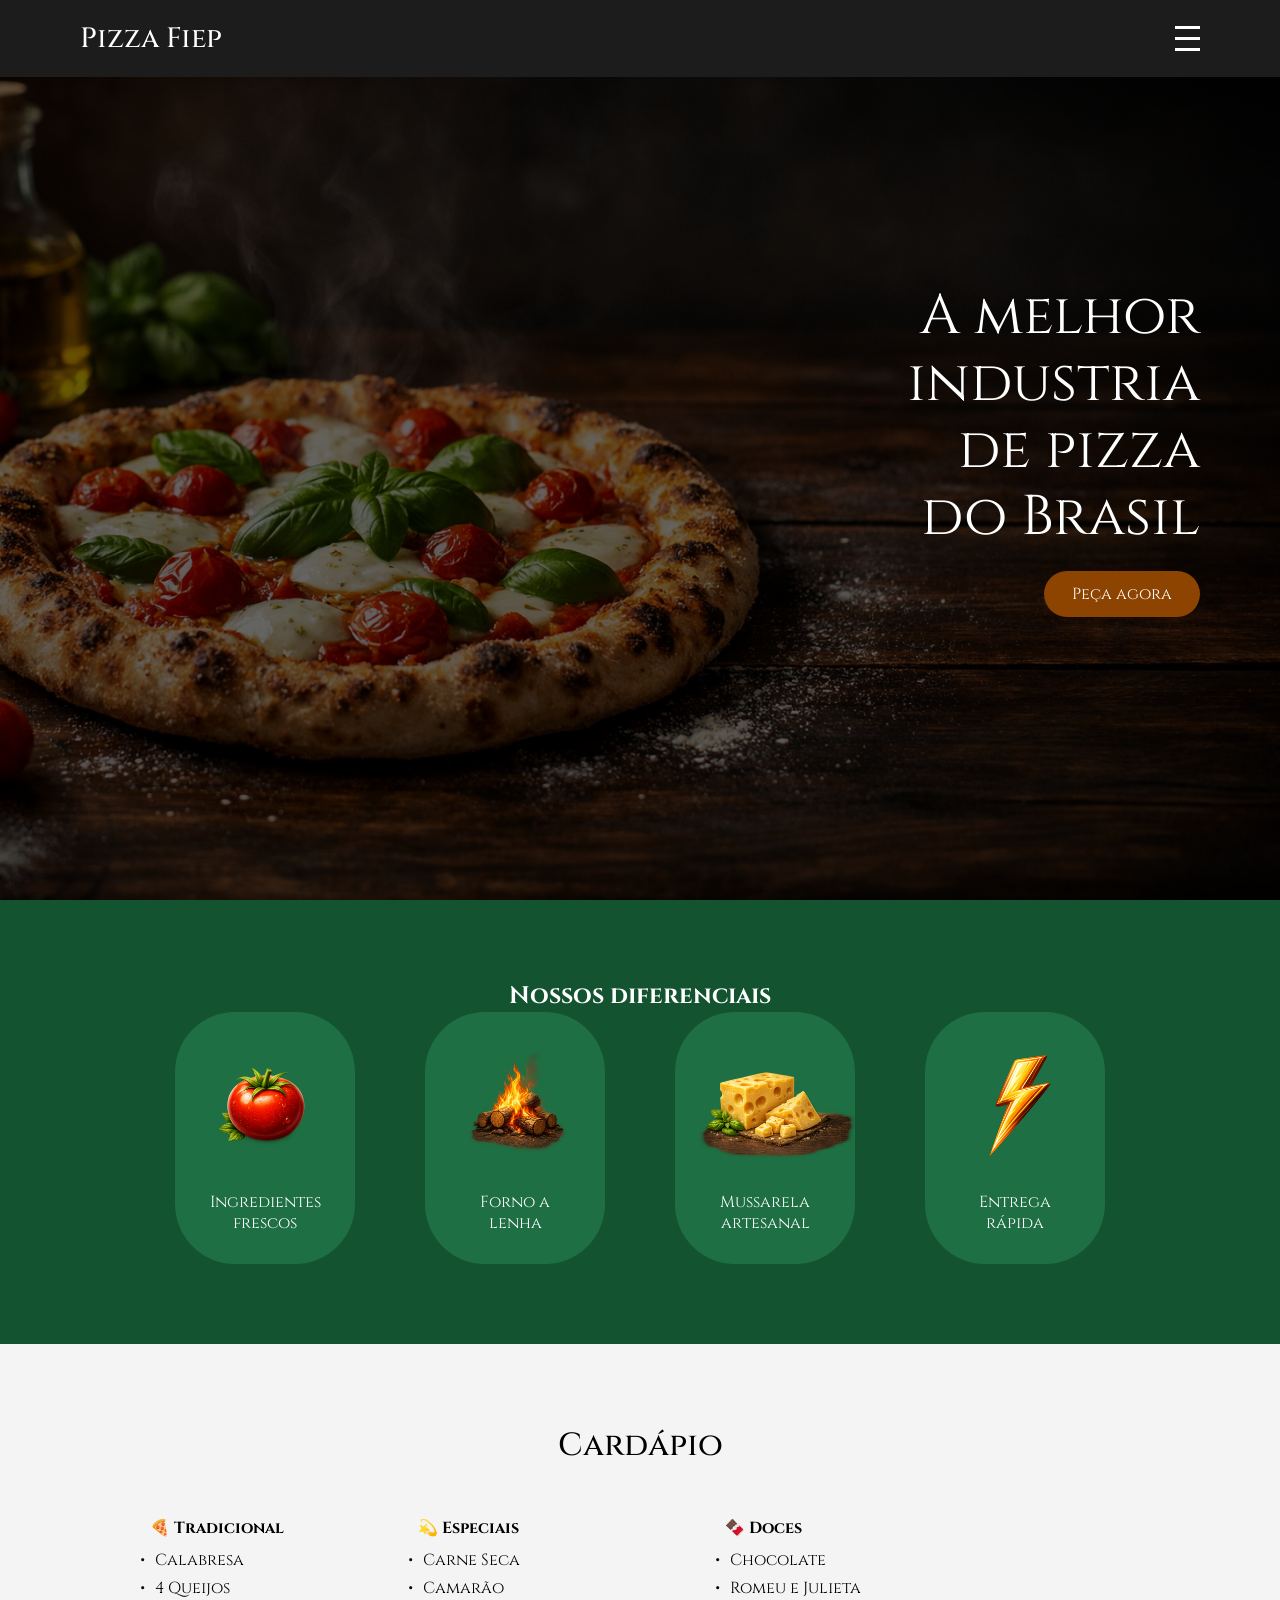
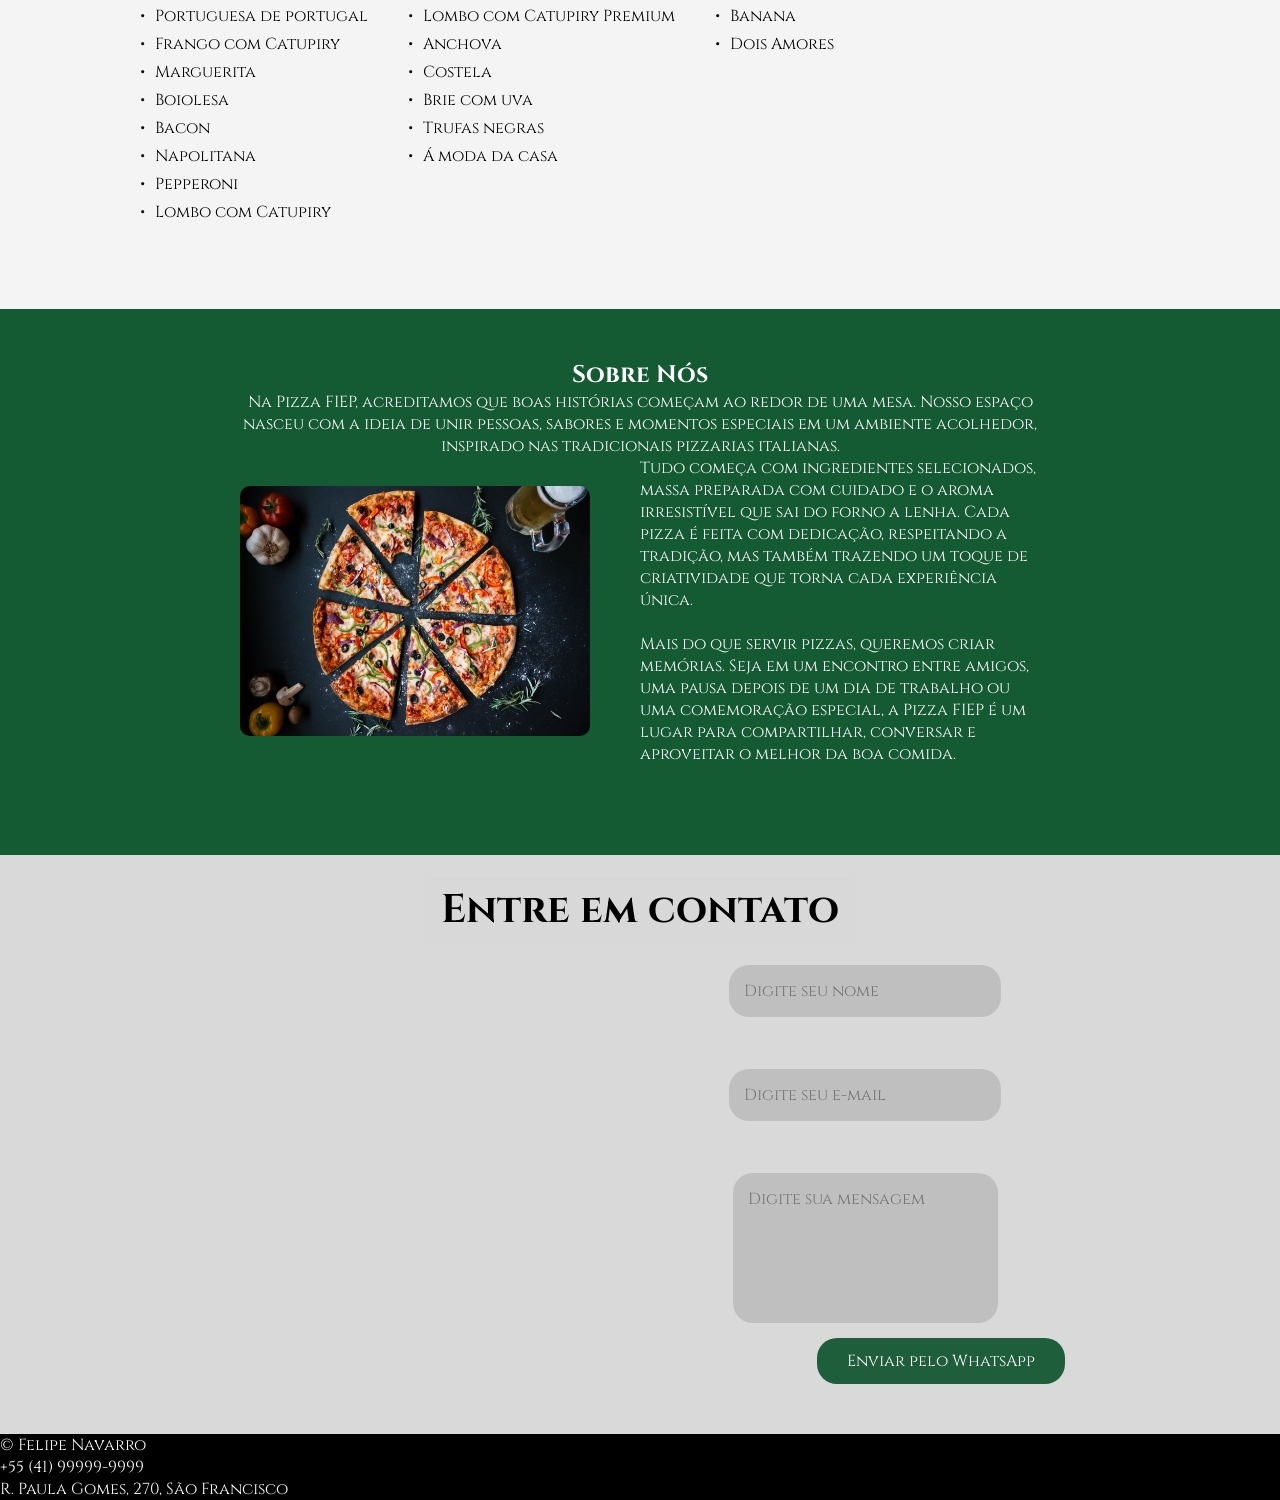
<file: pizza-main/index.html>
<!DOCTYPE html>
<html lang="pt-BR">
<head>
    <meta charset="UTF-8">
    <meta name="viewport" content="width=device-width, initial-scale=1.0">
    <title>Pizza Fiep</title>
    <link rel="stylesheet" href="./style.css">
</head>
<body>
        <!-- MENU -->
         <header class="header">
            <h1 class="logo">Pizza Fiep</h1>

            <div class="menu-toggle" id="menu-toggle">
                <span></span>
                <span></span>
                <span></span>
            </div>
            <nav class="menu" id="menu">
                <a href="#">Home</a>
                <a href="#">Cardápio</a>
                <a href="#">Sobre</a>
                <a href="#">Contato</a>
            </nav>
        </header>
        <!-- HERO -->
        <section class="hero">
            <div class="overlay">
                <div class="hero-text">
                    <h2>A melhor industria <br> de pizza <br> do Brasil</h2>
                    <button>Peça agora</button>
                </div>
            </div>
        </section>
        <div class="overlay-menu" id="overlay-menu"></div>
        <section class="diferenciais">
            
            <h2>Nossos diferenciais</h2>
            <div class="cards">
            <div class="card">
                <img src="./tomate.png" alt="Tomate">
                <p>Ingredientes frescos</p>
            </div>
            <div class="card">
                <img src="./fogo.png" alt="Fogo">
                <p>Forno a lenha</p>
            </div>
            <div class="card">
                <img src="./queijo.png" alt="Queijo">
                <p>Mussarela artesanal</p>
            </div>
            <div class="card">
                <img src="./relampago.png" alt="Relampago">
                <p>Entrega rápida</p>
            </div>
            </div>
        </section>
        <section class="cardapio">
            <h2>Cardápio</h2>
            <div class="lista">
                <ul data-title="🍕 Tradicional">
                    <!-- <h2>🍕 Tradicional</h2> -->
                    <li>Calabresa</li>
                    <li>4 Queijos</li>
                    <li>Portuguesa de portugal</li>
                    <li>Frango com Catupiry</li>
                    <li>Marguerita</li>
                    <li>Boiolesa</li>
                    <li>Bacon</li>
                    <li>Napolitana</li>
                    <li>Pepperoni</li>
                    <li>Lombo com Catupiry</li>
                </ul>
                <ul data-title="💫 Especiais">
                    <!-- <h2>💫 Especiais</h2> -->
                    <li>Carne Seca</li>
                    <li>Camarão</li>
                    <li>Lombo com Catupiry Premium</li>
                    <li>Anchova</li>
                    <li>Costela</li>
                    <li>Brie com uva</li>
                    <li>Trufas negras</li>
                    <li>Á moda da casa</li>
                </ul>
                <ul data-title="🍫 Doces">
                    <li>Chocolate</li>
                    <li>Romeu e Julieta</li>
                    <li>Banana</li>
                    <li>Dois Amores</li>
                </ul>
            </div>
        </section>
        <section class="sobre">
            <div class="conteudo">
                <h2>Sobre Nós</h2>

        <div class="textoC">
          <p>
            Na Pizza FIEP, acreditamos que boas histórias começam ao redor de
            uma mesa. Nosso espaço nasceu com a ideia de unir pessoas, sabores e
            momentos especiais em um ambiente acolhedor, inspirado nas
            tradicionais pizzarias italianas.
          </p>
          <div class="anuncio">
            <img src="Pizza-sobre.png" alt="anunciopp"/>

            <div class="textoL">
              <p>
                Tudo começa com ingredientes selecionados, massa preparada com
                cuidado e o aroma irresistível que sai do forno a lenha. Cada
                pizza é feita com dedicação, respeitando a tradição, mas também
                trazendo um toque de criatividade que torna cada experiência
                única.
                <br>
                <br>Mais do que servir pizzas, queremos criar memórias. Seja
                em um encontro entre amigos, uma pausa depois de um dia de
                trabalho ou uma comemoração especial, a Pizza FIEP é um lugar
                para compartilhar, conversar e aproveitar o melhor da boa
                comida.
              </p>
            </div>
          </div>
        </div>
            </div>
        </section>
        <section class="contato">
            <div>
            <h2>Entre em contato</h2>
            </div>
                <div class=""></div>
                <div>
                    <iframe src="https://www.google.com/maps/embed?pb=!1m18!1m12!1m3!1d900.8502735704786!2d-49.273048330363785!3d-25.42485068738002!2m3!1f0!2f0!3f0!3m2!1i1024!2i768!4f13.1!3m3!1m2!1s0x94dce55e3000a6f1%3A0xc52cd0912ecfc2bd!2sCol%C3%A9gio%20SESI%20Celso%20Charuri!5e0!3m2!1spt-BR!2sbr!4v1777905242296!5m2!1spt-BR!2sbr" width="400" height="300" style="border:0;" allowfullscreen="" loading="lazy" referrerpolicy="no-referrer-when-downgrade"></iframe>
                </div>
                <div>
                    <form class="forms">
                    
                       
                        <input type="text" class="form-control" placeholder="Digite seu nome" required><br>
                       
                        <input type="email" class="form-control" placeholder="Digite seu e-mail" required><br>
                     
                        <textarea id="message" rows="4" placeholder="Digite sua mensagem"></textarea>
                
                        <button type="submit">Enviar pelo WhatsApp</button>
                    </form>
                </div>
            </div>
        </section>
        <footer>
            <div>
                <p>&copy; Felipe Navarro</p>
            </div>
            <div>
                <p>+55 (41) 99999-9999</p>
                <p>R. Paula Gomes, 270, São Francisco</p>
            </div>
        </footer>
        <script src="script.js"></script>
    </body>
</html>
</file>
<file: pizza-main/style.css>
@import url('https://fonts.googleapis.com/css2?family=Jacques+Francois&display=swap');
@import url('https://fonts.googleapis.com/css2?family=Cinzel:wght@400..900&display=swap');

*{
    margin: 0;
    padding: 0;
    box-sizing: border-box;
    font-family: /*'Jacques Francois',*/ 'Cinzel', serif;
}

body{
    background: #000;
    color: #fff;
}

/* ******************************* HEADER **********************************/
.header{
    position: absolute;
    width: 100%;
    top: 0;
    left: 0;
    background-color: #1c1c1c;

    display: flex;
    justify-content: space-between;
    align-items: center;
    padding: 20px 80px;
    z-index: 1000;
}

.logo{
    font-size: 28px;
    font-weight: 500;
}

/*  */
.menu-toggle{
    display: flex;
    flex-direction: column;
    cursor: pointer;
    z-index: 1100;
}

.menu-toggle span{
    width: 25px;
    height: 3px;
    background: white;
    margin: 4px 0;
    transition: 0.3s;
}

/*  */

.menu{
    position: fixed;
    top: 0;
    right: -100%;
    width: 70%;
    height: 100vh;
    background: #111;
    display: flex;
    flex-direction: column;
    padding: 80px 40px;
    transition: 0.4s ease;
}

.menu a{
    margin: 15px 0;
    text-decoration: none;
    color: white;
    font-size: 18px;
}

.menu.active{
    right: 0;
}

/*  */
.overlay-menu{
    position: fixed;
    top: 0;
    left: 0;
    width: 100%;
    height: 100%;
    background: rgba(0, 0, 0, 0.6);
    opacity: 0;
    visibility: hidden;
    transition: 0.3s;
    z-index: 900;
}

.overlay-menu.active{
    opacity: 1;
    visibility: visible;
}

.hero{
    height: 100vh;
    background: url('./pizza-Fundo.png') center/cover no-repeat;
    position: relative;
}

.overlay{
    background: rgba(0, 0, 0, 0.6);
    height: 100vh;

    display: flex;
    align-items: center;
    justify-content: flex-end;
    padding: 0 80px;
}

.hero-text h2{
    font-size: 56px;
    font-weight: 300;
    line-height: 1.2;
    margin-bottom: 20px;

}

.hero-text{
    max-width: 500px;
    text-align: right;
}

.hero-text button{
    padding: 12px 28px;
    background: #8d4400;
    border: none;
    color: white;
    border-radius: 70px;
    font-size: 16px;
    cursor: pointer;
    transition: 0.4s;
}

.hero-text button:hover{
    background: #dd3400;
}

/* ***************DIFERENCIAIS************* */
.diferenciais{
    background: #13532f;
    padding: 80px 20px;
    text-align: center;
}

.diferencias h2{
    margin-bottom: 50px;
    font-size: 28px;
}

/* GRID */
.cards{
    display: flex;
    justify-content: center;
    gap: 30px;
    flex-wrap: wrap;
}

.card{
    background: #1E6F43;
    padding: 30px;
    margin: 0 20px;
    border-radius: 60px;
    width: 180px;

    display: flex;
    flex-direction: column;
    align-items: center;
    justify-content: center;

    transition: 0.3s;
}

.card:hover{
    transform: translateY(-8px);
}

.card img{
    width: 500px;
    height: 130px;
    object-fit: contain;
    margin-bottom: 20px;
}

.card p{
    font-size: 16px;
    line-height: 1.3;
}

.cardapio{
    background: #f4f4f4;
    color: #000;
    padding: 80px 20px;
    text-align: center;
}

.cardapio h2{
    font-size: 32px;
    margin-bottom: 40px;
    font-weight: 500;
}

/* GRID */

.lista{
    display: flex;
    grid-template-columns: repeat(3, 1fr);
    gap: 40px;
    max-width: 1000px;
    margin: 0 auto;
    text-align: left;
}

.lista ul{
    list-style: none;

}

/* titulo das colunas */
.lista ul::before{
    content: attr(data-title);
    display: block;
    font-weight: bold;
    margin: 10px;
}

/* itens */
.lista li{
    margin: 6px 0;
    font-weight: 15px;
    position: relative;
    padding-left: 15px;
}

/* bolinha como mo figma */

.lista li::before{
    content: "•";
    position: absolute;
    left: 0;
    color:#060606
}

.sobre {
  background-color: #145a32;
  text-align: center;
  padding: 50px;
}

.contato {
  background-color: #000;
}

.rodape {
  background-color: #000;
}

.textoC {
  max-width: 800px;
  margin: 0 auto 40px auto;
}

.textoL {
  max-width: 500px;
  text-align: left;
}

.anuncio{
  display: flex;
  flex-direction: row;
  align-items: center;
  justify-content: center;
  gap: 50px;
}

.sobre img{
  width: 350px;
  height: 250px;
  border-radius: 10px;
  box-shadow: #111;
}


.contato {
  position: relative;  
  background-color: #d9d9d9;
  padding: 50px 20px;
  padding-top: 110px;  
  display: flex;
  justify-content: center;
}

/* .cont{
    justify-content: center;
    display: flex;
} */

.contato h2{
    position: absolute;
    top: 20px;
    left: 50%;
    transform: translateX(-50%);
    z-index: 10;
    background: #d9d9d9f2; /* cor de fundo para legibilidade */
    color: #000;
    padding: 8px 18px;
    border-radius: 12px;
    font-size: 40px;
    margin: 0;
    text-align: center;
}

.contato iframe{
    width: 450px;
    height: 350px;
    position: relative;
    border-radius: 2%;
}



.forms {
  width: 400px;
  display: flex;
  flex-direction: column;
  gap: 15px;
}

.forms input, .forms textarea {
    margin: auto;
  background-color: #bfbfbf;
  border: none;
  border-radius: 20px;
  padding: 15px;
  font-size: 16px;
  outline: none;
}

.forms textarea {
  height: 150px;
  resize: none;
}

.forms button {
  align-self: flex-end;
  background-color: #1f5e3b;
  color: white;
  border: none;
  border-radius: 20px;
  padding: 12px 30px;
  font-size: 16px;
  cursor: pointer;
}

.forms button:hover {
  background-color: #174a2e;
}

@media (max-width: 600px) {
  .contato { padding-top: 90px; }
  .contato h2 { top: 12px; font-size: 28px; padding: 6px 12px; }
}
</file>
